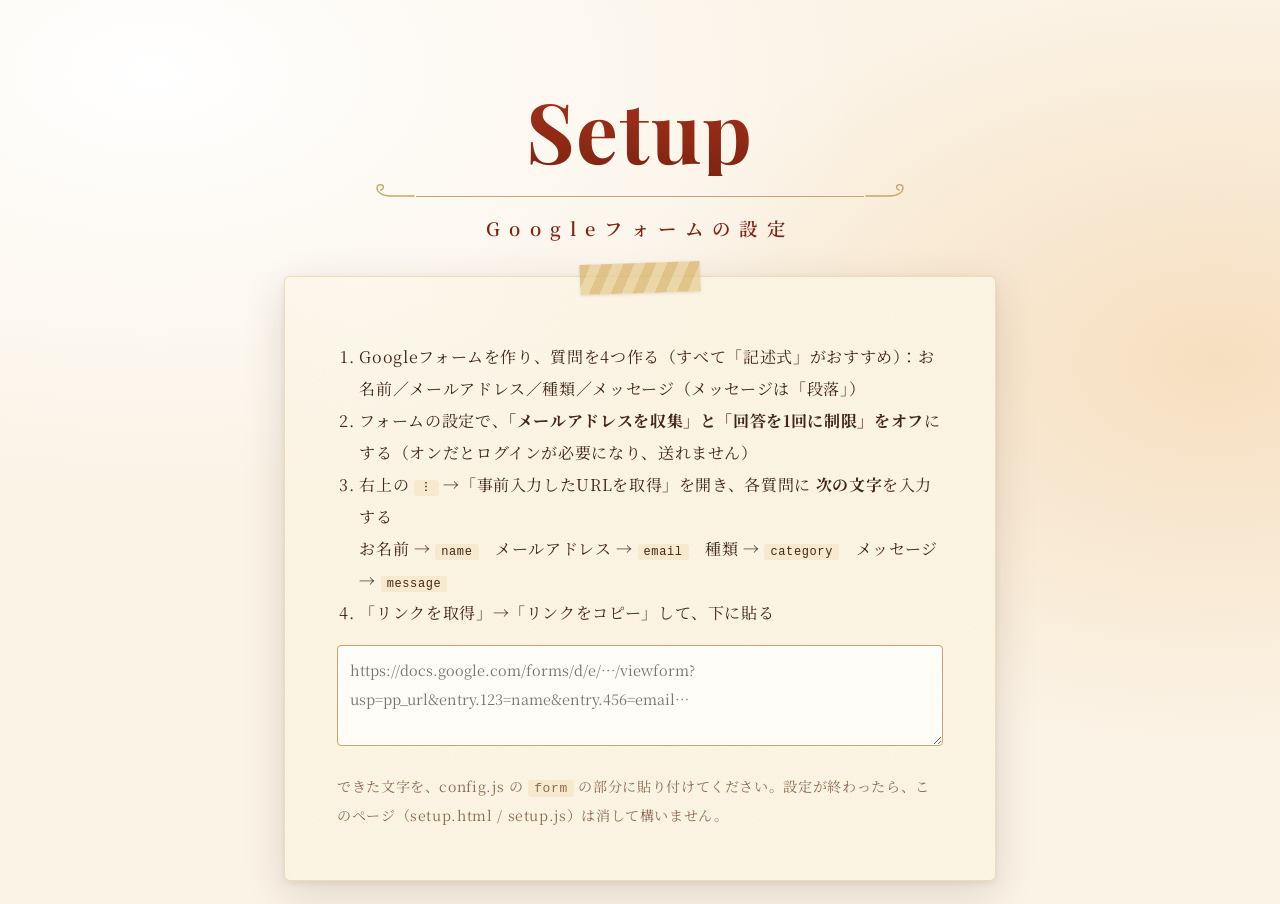
<file: setup.html>
<!DOCTYPE html>
<html lang="ja">
<head>
<meta charset="UTF-8">
<meta name="viewport" content="width=device-width, initial-scale=1">
<meta name="robots" content="noindex">
<title>Googleフォームの設定ヘルパー</title>
<link href="https://fonts.googleapis.com/css2?family=Klee+One:wght@400;600&family=Noto+Serif+JP:wght@400;600;700&family=Playfair+Display:wght@700&display=swap" rel="stylesheet">
<link rel="stylesheet" href="style.css?v=76a44674">
<style>
.st ol{line-height:2;padding-left:1.4em}.st code{padding:1px 6px;background:#f6e9cd;border-radius:3px;font-size:.92em}
.st textarea{width:100%;box-sizing:border-box;min-height:7em;padding:10px 12px;font:inherit;font-size:.9rem;border:1px solid var(--gilt);border-radius:4px;background:#fffdf7}
.st pre{margin:12px 0;padding:14px 16px;overflow:auto;font-size:.88rem;line-height:1.7;background:#2b1a12;color:#fdf6e6;border-radius:6px;white-space:pre}
.st .ok{color:#2d6a3e}.st .ng{color:var(--maple)}
</style>
</head>
<body>
<main><section><div class="wrap st">
  <h2 class="sec" data-en="Setup" style="margin-bottom:1.6em">Googleフォームの設定</h2>
  <div class="paper">
    <ol>
      <li>Googleフォームを作り、質問を4つ作る（すべて「記述式」がおすすめ）：お名前／メールアドレス／種類／メッセージ（メッセージは「段落」）</li>
      <li>フォームの設定で、<b>「メールアドレスを収集」と「回答を1回に制限」をオフ</b>にする（オンだとログインが必要になり、送れません）</li>
      <li>右上の <code>︙</code> →「事前入力したURLを取得」を開き、各質問に <b>次の文字</b>を入力する<br>
        お名前 → <code>name</code>　メールアドレス → <code>email</code>　種類 → <code>category</code>　メッセージ → <code>message</code></li>
      <li>「リンクを取得」→「リンクをコピー」して、下に貼る</li>
    </ol>
    <textarea id="u" placeholder="https://docs.google.com/forms/d/e/…/viewform?usp=pp_url&entry.123=name&entry.456=email…"></textarea>
    <p id="res"></p>
    <pre id="out" hidden></pre>
    <p><button class="btn" id="copy" type="button" hidden>コピーする</button></p>
    <p style="font-size:.88rem;color:var(--sub)">できた文字を、config.js の <code>form</code> の部分に貼り付けてください。設定が終わったら、このページ（setup.html / setup.js）は消して構いません。</p>
  </div>
</div></section></main>
<script src="setup.js?v=9d960030"></script>
</body>
</html>
</file>
<file: style.css>
:root{--noise:url("data:image/svg+xml;utf8,<svg xmlns='http://www.w3.org/2000/svg' width='220' height='220'><filter id='n'><feTurbulence type='fractalNoise' baseFrequency='.75' numOctaves='2' stitchTiles='stitch'/><feColorMatrix values='0 0 0 0 .55 0 0 0 0 .4 0 0 0 0 .2 0 0 0 .07 0'/></filter><rect width='100%' height='100%' filter='url(%23n)'/></svg>");--paper:#fbf3e6;--ink:#43261a;--sub:#8d6b52;--maple:#a8321c;--deep:#7e2410;--gilt:#c8a66a;--line:#e3cfae}
*{box-sizing:border-box}
html{scroll-behavior:smooth}
body{margin:0;color:var(--ink);font-family:"Noto Serif JP","Hiragino Mincho ProN","Yu Mincho",serif;line-height:2;letter-spacing:.04em;
 background:radial-gradient(1200px 700px at 12% 8%,#fff 0,transparent 60%),radial-gradient(900px 600px at 95% 40%,#f6dfc0 0,transparent 65%),var(--paper)}
a{color:var(--maple)}
:focus-visible{outline:3px solid var(--maple);outline-offset:3px}
.wrap{max-width:760px;margin:0 auto;padding:0 24px}

header{position:sticky;top:0;z-index:10;background:#fbf3e6e8;backdrop-filter:blur(6px);border-bottom:1px solid var(--line)}
.nav{max-width:1200px;margin:0 auto;padding:12px 24px;display:flex;align-items:center;gap:clamp(14px,3vw,40px)}
.logo{display:flex;align-items:center;min-width:56px;font-weight:700;color:var(--deep);text-decoration:none;letter-spacing:.12em}
.logo img{height:52px;width:auto;display:block}
.nav ul{display:flex;gap:clamp(12px,3vw,38px);list-style:none;margin:0;padding:0}
.nav li a{color:var(--ink);text-decoration:none;font-weight:600;letter-spacing:.14em;padding:6px 2px;border-bottom:2px solid transparent}
.nav li a:hover,.nav li a.on{border-color:var(--maple)}


[hidden]{display:none!important}
.wrap.wide{max-width:1040px}
section{padding:84px 0 24px}
h2.sec{--hs:clamp(2.8rem,7vw,5.2rem);position:relative;margin:0 0 2.4em;text-align:center;font-size:clamp(.95rem,1.6vw,1.15rem);letter-spacing:.5em;text-indent:.5em;font-weight:600;color:var(--deep)}
h2.sec::before{content:attr(data-en);display:block;margin:0 0 34px;text-indent:0;font-family:"Playfair Display","Noto Serif JP",serif;font-size:var(--hs);font-weight:700;letter-spacing:.02em;line-height:1.1;
  background:linear-gradient(var(--maple),var(--deep));-webkit-background-clip:text;background-clip:text;color:transparent}
h2.sec::after{content:"";position:absolute;left:50%;top:calc(var(--hs)*1.1 + 6px);width:min(560px,92%);height:22px;transform:translateX(-50%);
  background:
   url("data:image/svg+xml;utf8,<svg xmlns='http://www.w3.org/2000/svg' viewBox='0 0 56 22'><path d='M54 14H31C22 14 17 10 17 6C17 3 20 2 22 3C24 4 24 7 21 8' fill='none' stroke='%23c8a66a' stroke-width='1.4' stroke-linecap='round'/></svg>") left top/56px 22px no-repeat,
   url("data:image/svg+xml;utf8,<svg xmlns='http://www.w3.org/2000/svg' viewBox='0 0 56 22'><g transform='translate(56 0) scale(-1 1)'><path d='M54 14H31C22 14 17 10 17 6C17 3 20 2 22 3C24 4 24 7 21 8' fill='none' stroke='%23c8a66a' stroke-width='1.4' stroke-linecap='round'/></g></svg>") right top/56px 22px no-repeat,
   linear-gradient(var(--gilt),var(--gilt)) 56px 14px/calc(100% - 112px) 1.4px no-repeat}
.btn{display:inline-block;min-width:200px;text-align:center;text-decoration:none;font-weight:700;color:#fff;padding:12px 26px;letter-spacing:.1em;
 background:linear-gradient(var(--maple),var(--deep));border:3px solid var(--gilt);outline:1px solid var(--deep);outline-offset:-6px}
.btn.sub{color:var(--deep);background:#fffaf0;outline-color:var(--gilt)}
.btn.sub:hover{background:#fff}
.btn:disabled{opacity:.6;cursor:wait}
footer{margin-top:96px;padding:28px 24px 36px;text-align:center;color:var(--sub);font-size:.85rem;border-top:1px solid var(--line)}
footer p{margin:.3em 0}
main,header,footer{position:relative;z-index:1}
header{z-index:10}
/* 落ち葉 */
.leaves{position:fixed;inset:0;overflow:hidden;pointer-events:none;z-index:0}
.leaf{position:absolute;top:-4%;opacity:0;animation:fall linear infinite}
@keyframes fall{0%{opacity:0;transform:translate(0,0) rotate(0)}15%{opacity:.5}80%{opacity:.5}100%{opacity:0;transform:translate(var(--dx),105vh) rotate(var(--rot))}}
@media(prefers-reduced-motion:reduce){.leaves{display:none}.js .rv{opacity:1;transform:none;transition:none}}
.js .rv{opacity:0;transform:translateY(28px);transition:opacity .9s ease var(--d,0s),transform .9s ease var(--d,0s)}
.js .rv.in{opacity:1;transform:none}

/* ===== お問い合わせフォーム ===== */
.lead{margin:-1.2em auto 2.6em;max-width:640px;text-align:center;font-family:"Klee One","Noto Serif JP",serif;font-size:1.05rem;line-height:2;letter-spacing:.05em}
.paper{position:relative;padding:48px clamp(20px,5vw,52px) 36px;border:1px solid #ecdcb9;border-radius:6px;background:var(--noise),radial-gradient(500px 300px at 10% 0,#fffaf0,transparent 70%),#fdf6e6;box-shadow:0 12px 40px #43261a26,0 2px 6px #43261a14}
.paper::before{content:"";position:absolute;top:-14px;left:50%;width:120px;height:30px;transform:translateX(-50%) rotate(-2deg);background:repeating-linear-gradient(115deg,#d9b873cc 0 10px,#e8cf99cc 10px 20px);box-shadow:0 1px 3px #43261a22}
.fld{margin:0 0 26px}
.fld>label,.fld>label.chk{display:block;font-family:"Klee One","Noto Serif JP",serif;font-weight:600;letter-spacing:.08em;color:var(--deep);margin:0 0 6px}
.fld em{margin-left:.6em;padding:1px 8px;font-style:normal;font-weight:600;font-size:.72rem;letter-spacing:.1em;color:#fff;background:var(--maple);border-radius:999px;vertical-align:.1em}
.fld input[type=text],.fld input[type=email],.fld select,.fld textarea{display:block;width:100%;box-sizing:border-box;padding:11px 14px;font:inherit;font-family:"Klee One","Noto Serif JP",serif;font-size:1.02rem;letter-spacing:.04em;color:var(--ink);background:#fffdf7;border:1px solid var(--gilt);border-radius:4px;outline:1px solid transparent;outline-offset:2px;transition:border-color .2s,outline-color .2s}
.fld textarea{resize:vertical;line-height:1.9;min-height:11em}
.fld input:focus,.fld select:focus,.fld textarea:focus{border-color:var(--maple);outline-color:var(--maple)}
.fld.bad input,.fld.bad select,.fld.bad textarea{border-color:var(--maple);background:#fff6f1}
.err{margin:6px 0 0;min-height:0;font-size:.85rem;color:var(--maple)}
.err:empty{display:none}
.cnt{margin:4px 0 0;text-align:right;font-size:.8rem;color:var(--sub);letter-spacing:.06em}
.fld.agree>label.chk{display:flex;gap:10px;align-items:flex-start;font-weight:400;color:var(--ink);line-height:1.8;cursor:pointer}
.agree input{flex:none;width:20px;height:20px;margin-top:.25em;accent-color:var(--maple)}
.hp{position:absolute;left:-9999px;width:1px;height:1px;overflow:hidden}
.send{margin:34px 0 0;text-align:center}
.send .btn{min-width:240px;cursor:pointer;font:inherit;font-weight:700}
.gerr{margin:0 0 6px;padding:10px 14px;text-align:center;color:var(--maple);background:#fff6f1;border:1px solid #e3b9a5;border-radius:4px;line-height:1.8}
.gerr a{color:var(--deep)}
.demo{margin:0 0 26px;padding:10px 14px;font-size:.88rem;line-height:1.8;color:var(--deep);background:#f6e9cdb3;border-left:4px solid #dcc18a;border-radius:0 6px 6px 0}
.thanks{padding:30px 0 8px;text-align:center}
.thanks .tk{margin:0 0 30px;font-family:"Klee One","Noto Serif JP",serif;font-size:1.25rem;font-weight:600;line-height:2;letter-spacing:.06em;color:var(--deep)}
.thanks .tk::before{content:"✿";display:block;margin-bottom:.4em;font-size:1.8rem;color:var(--gilt)}
.tkb{display:flex;flex-wrap:wrap;gap:14px;justify-content:center;margin:0}
.tkb .btn{min-width:180px}
.notes{max-width:640px;margin:34px auto 0;padding:0;list-style:none;font-family:"Klee One","Noto Serif JP",serif;font-size:.9rem;line-height:1.9;letter-spacing:.04em;color:var(--sub)}
.notes li{position:relative;padding-left:1.3em;margin-bottom:.3em}
.notes li::before{content:"・";position:absolute;left:0;color:var(--gilt)}
.notes:empty{display:none}
</file>
